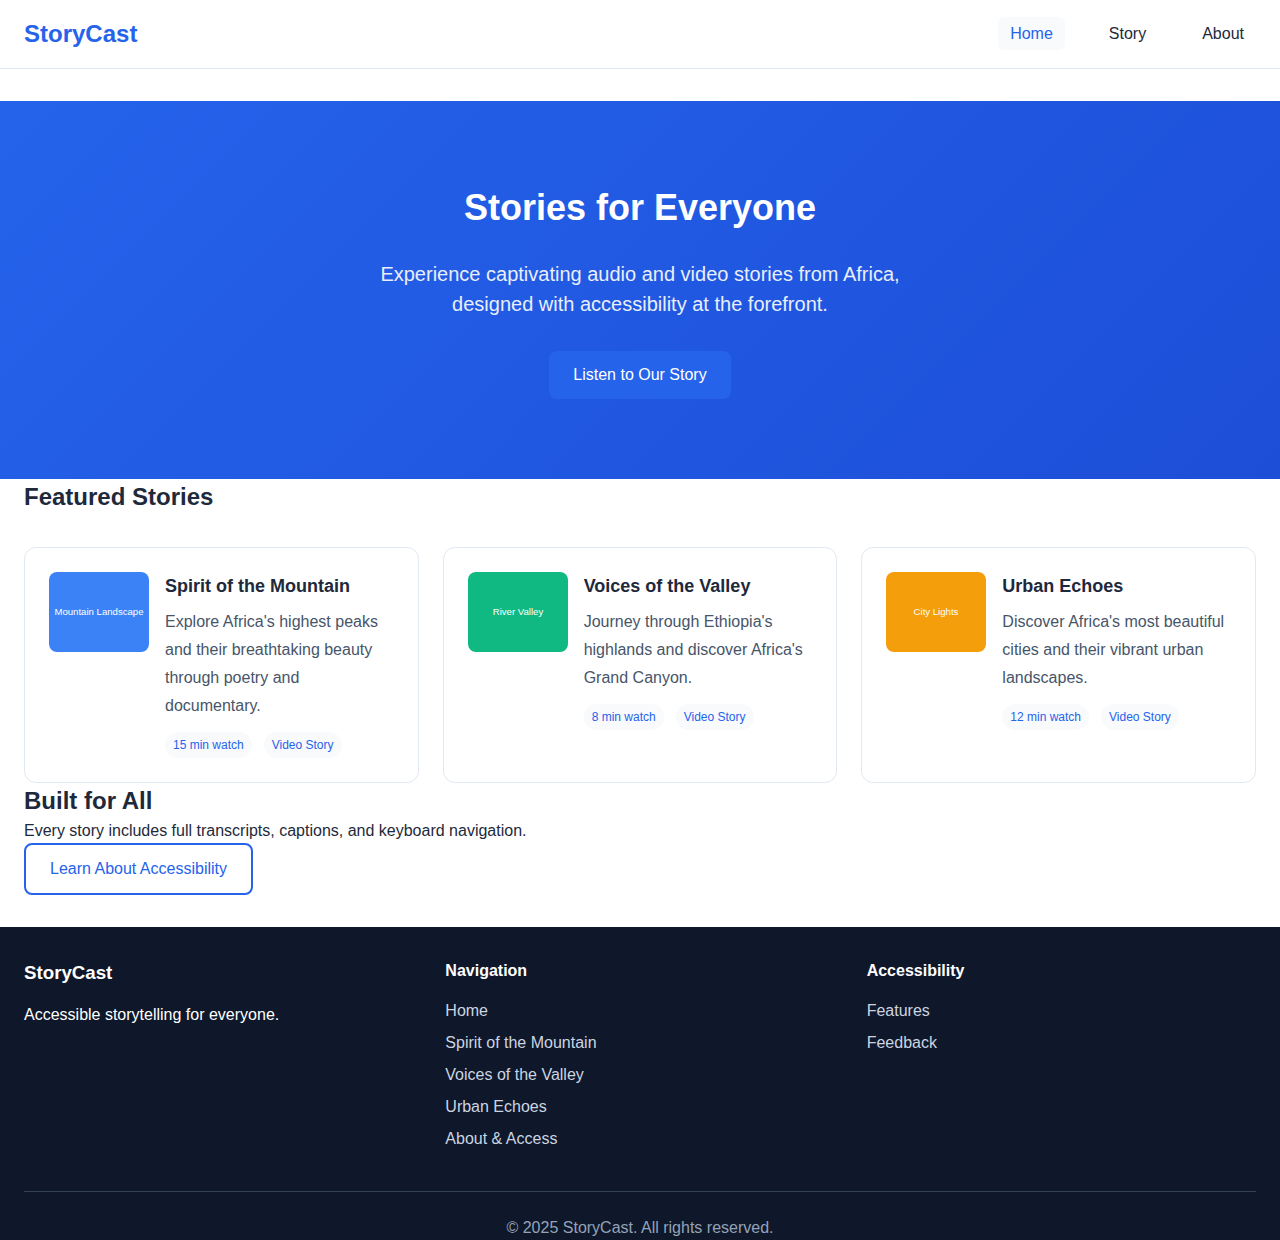
<file: StoryCast2/index.html>
<!DOCTYPE html>
<html lang="en">
<head>
    <meta charset="UTF-8">
    <meta name="viewport" content="width=device-width, initial-scale=1.0">
    <title>StoryCast - Accessible Audio Stories</title>
    <meta name="description" content="Discover accessible audio and video storytelling for everyone">
    <link rel="stylesheet" href="css/main.css">
</head>
<body>
    <a href="#main-content" class="skip-link">Skip to main content</a>
    
    <header class="header" role="banner">
        <div class="container">
            <nav class="nav" role="navigation" aria-label="Main navigation">
                <a href="index.html" class="logo">StoryCast</a>
                <ul class="nav-list">
                    <li><a href="index.html" aria-current="page">Home</a></li>
                    <li><a href="story.html">Story</a></li>
                    <li><a href="about.html">About</a></li>
                </ul>
            </nav>
        </div>
    </header>

    <main id="main-content" role="main">
        <section class="hero" aria-labelledby="hero-heading">
            <div class="container">
                <div class="hero-content">
                    <h1 id="hero-heading">Stories for Everyone</h1>
                    <p class="hero-description">Experience captivating audio and video stories from Africa, designed with accessibility at the forefront.</p>
                    <a href="story.html" class="btn btn-primary">Listen to Our Story</a>
                </div>
            </div>
        </section>

        <section class="featured" aria-labelledby="featured-heading">
            <div class="container">
                <h2 id="featured-heading">Featured Stories</h2>
                <div class="stories-grid">
                    <article class="story-card">
                        <div class="story-card-content">
                            <img src="data:image/svg+xml,%3Csvg xmlns='http://www.w3.org/2000/svg' width='400' height='200' viewBox='0 0 400 200'%3E%3Crect width='400' height='200' fill='%233b82f6'/%3E%3Ctext x='50%25' y='50%25' dominant-baseline='middle' text-anchor='middle' font-family='Arial' font-size='24' fill='white'%3EMountain Landscape%3C/text%3E%3C/svg%3E" 
                                 alt="Majestic mountain landscape at sunrise" 
                                 class="story-image">
                            <div class="story-info">
                                <h3 class="story-title">
                                    <a href="story.html">Spirit of the Mountain</a>
                                </h3>
                                <p class="story-description">Explore Africa's highest peaks and their breathtaking beauty through poetry and documentary.</p>
                                <div class="story-meta">
                                    <span class="duration">15 min watch</span>
                                    <span class="type">Video Story</span>
                                </div>
                            </div>
                        </div>
                    </article>

                    <article class="story-card">
                        <div class="story-card-content">
                            <img src="data:image/svg+xml,%3Csvg xmlns='http://www.w3.org/2000/svg' width='400' height='200' viewBox='0 0 400 200'%3E%3Crect width='400' height='200' fill='%2310b981'/%3E%3Ctext x='50%25' y='50%25' dominant-baseline='middle' text-anchor='middle' font-family='Arial' font-size='24' fill='white'%3ERiver Valley%3C/text%3E%3C/svg%3E" 
                                 alt="Serene river valley with flowing water" 
                                 class="story-image">
                            <div class="story-info">
                                <h3 class="story-title">
                                    <a href="valley.html">Voices of the Valley</a>
                                </h3>
                                <p class="story-description">Journey through Ethiopia's highlands and discover Africa's Grand Canyon.</p>
                                <div class="story-meta">
                                    <span class="duration">8 min watch</span>
                                    <span class="type">Video Story</span>
                                </div>
                            </div>
                        </div>
                    </article>

                    <article class="story-card">
                        <div class="story-card-content">
                            <img src="data:image/svg+xml,%3Csvg xmlns='http://www.w3.org/2000/svg' width='400' height='200' viewBox='0 0 400 200'%3E%3Crect width='400' height='200' fill='%23f59e0b'/%3E%3Ctext x='50%25' y='50%25' dominant-baseline='middle' text-anchor='middle' font-family='Arial' font-size='24' fill='white'%3ECity Lights%3C/text%3E%3C/svg%3E" 
                                 alt="City skyline at night with glowing lights" 
                                 class="story-image">
                            <div class="story-info">
                                <h3 class="story-title">
                                    <a href="urban.html">Urban Echoes</a>
                                </h3>
                                <p class="story-description">Discover Africa's most beautiful cities and their vibrant urban landscapes.</p>
                                <div class="story-meta">
                                    <span class="duration">12 min watch</span>
                                    <span class="type">Video Story</span>
                                </div>
                            </div>
                        </div>
                    </article>
                </div>
            </div>
        </section>

        <section class="accessibility" aria-labelledby="access-heading">
            <div class="container">
                <div class="accessibility-content">
                    <h2 id="access-heading">Built for All</h2>
                    <p>Every story includes full transcripts, captions, and keyboard navigation.</p>
                    <a href="about.html" class="btn btn-secondary">Learn About Accessibility</a>
                </div>
            </div>
        </section>
    </main>

    <footer class="footer" role="contentinfo">
        <div class="container">
            <div class="footer-content">
                <div class="footer-section">
                    <h3>StoryCast</h3>
                    <p>Accessible storytelling for everyone.</p>
                </div>
                <div class="footer-section">
                    <h4>Navigation</h4>
                    <ul>
                        <li><a href="index.html">Home</a></li>
                        <li><a href="story.html">Spirit of the Mountain</a></li>
                        <li><a href="valley.html">Voices of the Valley</a></li>
                        <li><a href="urban.html">Urban Echoes</a></li>
                        <li><a href="about.html">About & Access</a></li>
                    </ul>
                </div>
                <div class="footer-section">
                    <h4>Accessibility</h4>
                    <ul>
                        <li><a href="about.html#features">Features</a></li>
                        <li><a href="about.html#contact">Feedback</a></li>
                    </ul>
                </div>
            </div>
            <div class="footer-bottom">
                <p>&copy; 2025 StoryCast. All rights reserved.</p>
            </div>
        </div>
    </footer>

    <script src="js/script.js"></script>
</body>
</html>
</file>
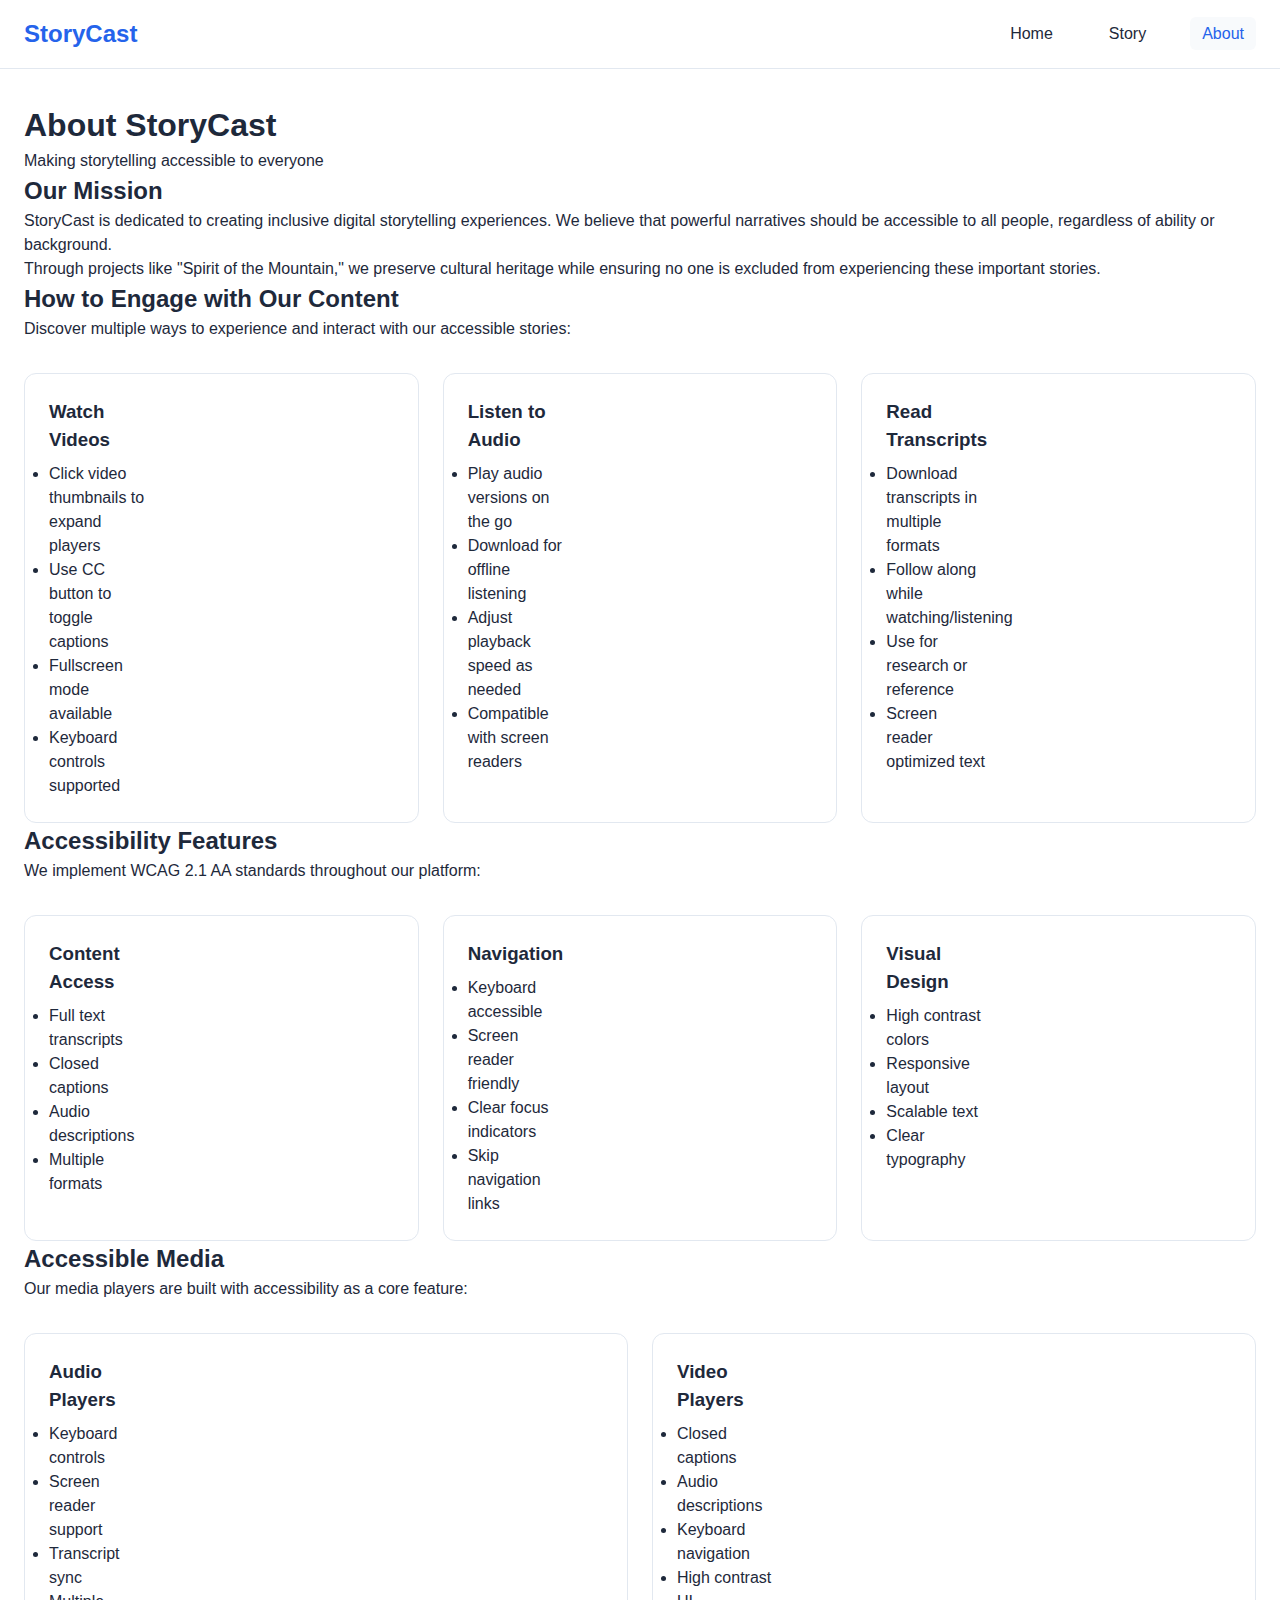
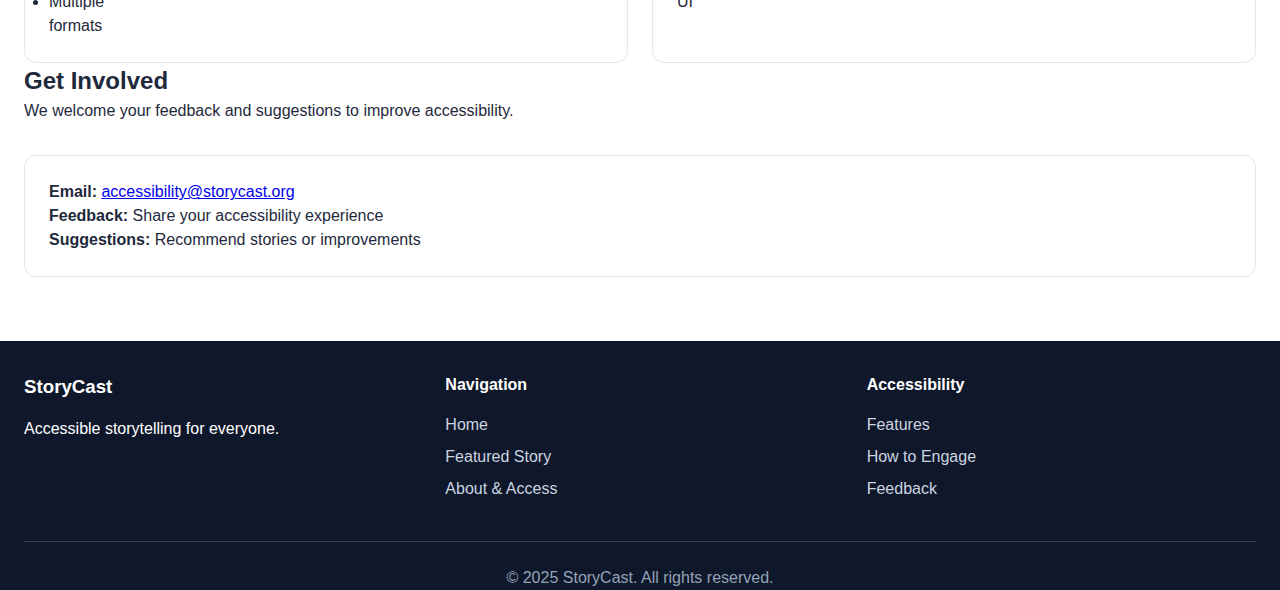
<file: StoryCast2/about.html>
<!DOCTYPE html>
<html lang="en">
<head>
    <meta charset="UTF-8">
    <meta name="viewport" content="width=device-width, initial-scale=1.0">
    <title>About & Accessibility - StoryCast</title>
    <meta name="description" content="Learn about StoryCast's commitment to accessibility and inclusive storytelling">
    <link rel="stylesheet" href="css/main.css">
</head>
<body>
    <a href="#main-content" class="skip-link">Skip to main content</a>
    
    <header class="header" role="banner">
        <div class="container">
            <nav class="nav" role="navigation" aria-label="Main navigation">
                <a href="index.html" class="logo">StoryCast</a>
                <ul class="nav-list">
                    <li><a href="index.html">Home</a></li>
                    <li><a href="story.html">Story</a></li>
                    <li><a href="about.html" aria-current="page">About</a></li>
                </ul>
            </nav>
        </div>
    </header>

    <main id="main-content" role="main">
        <div class="container">
            <article class="about-content">
                <header class="page-header">
                    <h1>About StoryCast</h1>
                    <p class="page-subtitle">Making storytelling accessible to everyone</p>
                </header>

                <section class="mission-section" aria-labelledby="mission-heading">
                    <h2 id="mission-heading">Our Mission</h2>
                    <p>StoryCast is dedicated to creating inclusive digital storytelling experiences. We believe that powerful narratives should be accessible to all people, regardless of ability or background.</p>
                    <p>Through projects like "Spirit of the Mountain," we preserve cultural heritage while ensuring no one is excluded from experiencing these important stories.</p>
                </section>

                <!-- NEW: How to Engage Section -->
                <section class="engagement-section" aria-labelledby="engagement-heading">
                    <h2 id="engagement-heading">How to Engage with Our Content</h2>
                    <p>Discover multiple ways to experience and interact with our accessible stories:</p>
                    
                    <div class="stories-grid">
                        <div class="story-card">
                            <div class="story-card-content">
                                <div class="story-info">
                                    <h3 class="story-title">Watch Videos</h3>
                                    <ul>
                                        <li>Click video thumbnails to expand players</li>
                                        <li>Use CC button to toggle captions</li>
                                        <li>Fullscreen mode available</li>
                                        <li>Keyboard controls supported</li>
                                    </ul>
                                </div>
                            </div>
                        </div>
                        
                        <div class="story-card">
                            <div class="story-card-content">
                                <div class="story-info">
                                    <h3 class="story-title">Listen to Audio</h3>
                                    <ul>
                                        <li>Play audio versions on the go</li>
                                        <li>Download for offline listening</li>
                                        <li>Adjust playback speed as needed</li>
                                        <li>Compatible with screen readers</li>
                                    </ul>
                                </div>
                            </div>
                        </div>
                        
                        <div class="story-card">
                            <div class="story-card-content">
                                <div class="story-info">
                                    <h3 class="story-title">Read Transcripts</h3>
                                    <ul>
                                        <li>Download transcripts in multiple formats</li>
                                        <li>Follow along while watching/listening</li>
                                        <li>Use for research or reference</li>
                                        <li>Screen reader optimized text</li>
                                    </ul>
                                </div>
                            </div>
                        </div>
                    </div>
                </section>

                <section id="features" class="features-section" aria-labelledby="features-heading">
                    <h2 id="features-heading">Accessibility Features</h2>
                    <p>We implement WCAG 2.1 AA standards throughout our platform:</p>
                    
                    <div class="stories-grid">
                        <div class="story-card">
                            <div class="story-card-content">
                                <div class="story-info">
                                    <h3 class="story-title">Content Access</h3>
                                    <ul>
                                        <li>Full text transcripts</li>
                                        <li>Closed captions</li>
                                        <li>Audio descriptions</li>
                                        <li>Multiple formats</li>
                                    </ul>
                                </div>
                            </div>
                        </div>
                        
                        <div class="story-card">
                            <div class="story-card-content">
                                <div class="story-info">
                                    <h3 class="story-title">Navigation</h3>
                                    <ul>
                                        <li>Keyboard accessible</li>
                                        <li>Screen reader friendly</li>
                                        <li>Clear focus indicators</li>
                                        <li>Skip navigation links</li>
                                    </ul>
                                </div>
                            </div>
                        </div>
                        
                        <div class="story-card">
                            <div class="story-card-content">
                                <div class="story-info">
                                    <h3 class="story-title">Visual Design</h3>
                                    <ul>
                                        <li>High contrast colors</li>
                                        <li>Responsive layout</li>
                                        <li>Scalable text</li>
                                        <li>Clear typography</li>
                                    </ul>
                                </div>
                            </div>
                        </div>
                    </div>
                </section>

                <section class="media-section" aria-labelledby="media-heading">
                    <h2 id="media-heading">Accessible Media</h2>
                    <p>Our media players are built with accessibility as a core feature:</p>
                    
                    <div class="stories-grid">
                        <div class="story-card">
                            <div class="story-card-content">
                                <div class="story-info">
                                    <h3 class="story-title">Audio Players</h3>
                                    <ul>
                                        <li>Keyboard controls</li>
                                        <li>Screen reader support</li>
                                        <li>Transcript sync</li>
                                        <li>Multiple formats</li>
                                    </ul>
                                </div>
                            </div>
                        </div>
                        
                        <div class="story-card">
                            <div class="story-card-content">
                                <div class="story-info">
                                    <h3 class="story-title">Video Players</h3>
                                    <ul>
                                        <li>Closed captions</li>
                                        <li>Audio descriptions</li>
                                        <li>Keyboard navigation</li>
                                        <li>High contrast UI</li>
                                    </ul>
                                </div>
                            </div>
                        </div>
                    </div>
                </section>

                <section id="contact" class="contact-section" aria-labelledby="contact-heading">
                    <h2 id="contact-heading">Get Involved</h2>
                    <p>We welcome your feedback and suggestions to improve accessibility.</p>
                    
                    <div class="media-player">
                        <div class="contact-info">
                            <p><strong>Email:</strong> <a href="mailto:accessibility@storycast.org">accessibility@storycast.org</a></p>
                            <p><strong>Feedback:</strong> Share your accessibility experience</p>
                            <p><strong>Suggestions:</strong> Recommend stories or improvements</p>
                        </div>
                    </div>
                </section>
            </article>
        </div>
    </main>

    <footer class="footer" role="contentinfo">
        <div class="container">
            <div class="footer-content">
                <div class="footer-section">
                    <h3>StoryCast</h3>
                    <p>Accessible storytelling for everyone.</p>
                </div>
                <div class="footer-section">
                    <h4>Navigation</h4>
                    <ul>
                        <li><a href="index.html">Home</a></li>
                        <li><a href="story.html">Featured Story</a></li>
                        <li><a href="about.html">About & Access</a></li>
                    </ul>
                </div>
                <div class="footer-section">
                    <h4>Accessibility</h4>
                    <ul>
                        <li><a href="about.html#features">Features</a></li>
                        <li><a href="about.html#engagement-heading">How to Engage</a></li>
                        <li><a href="about.html#contact">Feedback</a></li>
                    </ul>
                </div>
            </div>
            <div class="footer-bottom">
                <p>&copy; 2025 StoryCast. All rights reserved.</p>
            </div>
        </div>
    </footer>

    <script src="js/script.js"></script>
</body>
</html>
</file>
<file: StoryCast2/css/main.css>
.container {
  width: 100%;
  max-width: 1280px;
  margin: 0 auto;
  padding: 0 1.5rem;
}
@media (max-width: 768px) {
  .container {
    padding: 0 1rem;
  }
}

.grid {
  display: grid;
}

.grid-cols-1 {
  grid-template-columns: repeat(1, minmax(0, 1fr));
}

.grid-cols-2 {
  grid-template-columns: repeat(2, minmax(0, 1fr));
}

.grid-cols-3 {
  grid-template-columns: repeat(3, minmax(0, 1fr));
}

.flex {
  display: flex;
}

.flex-col {
  flex-direction: column;
}

.items-center {
  align-items: center;
}

.justify-between {
  justify-content: space-between;
}

.justify-center {
  justify-content: center;
}

.gap-4 {
  gap: 1rem;
}

.gap-6 {
  gap: 1.5rem;
}

.gap-8 {
  gap: 2rem;
}

* {
  margin: 0;
  padding: 0;
  box-sizing: border-box;
}

html {
  scroll-behavior: smooth;
}

body {
  font-family: "Inter", -apple-system, BlinkMacSystemFont, "Segoe UI", sans-serif;
  font-size: 1rem;
  line-height: 1.5;
  color: #1e293b;
  background: #ffffff;
  min-height: 100vh;
  display: flex;
  flex-direction: column;
}

.skip-link {
  position: absolute;
  top: -40px;
  left: 1rem;
  background: #2563eb;
  color: white;
  padding: 0.5rem 1rem;
  text-decoration: none;
  border-radius: 4px;
  z-index: 1000;
  transition: top 0.2s ease;
}
.skip-link:focus {
  top: 1rem;
}

:focus-visible {
  outline: 2px solid #3b82f6;
  outline-offset: 2px;
  border-radius: 2px;
}

.header {
  background: #ffffff;
  border-bottom: 1px solid #e2e8f0;
  position: sticky;
  top: 0;
  z-index: 100;
}

.nav {
  display: flex;
  justify-content: space-between;
  align-items: center;
  padding: 1rem 0;
}

.logo {
  font-size: 1.5rem;
  font-weight: 700;
  color: #2563eb;
  text-decoration: none;
}

.nav-list {
  display: flex;
  list-style: none;
  gap: 2rem;
}
.nav-list a {
  color: #1e293b;
  text-decoration: none;
  font-weight: 500;
  padding: 0.5rem 0.75rem;
  border-radius: 6px;
  transition: all 0.2s ease;
}
.nav-list a:hover, .nav-list a:focus {
  color: #2563eb;
  background: #f8fafc;
}
.nav-list a[aria-current=page] {
  color: #2563eb;
  background: #f8fafc;
}

.btn {
  display: inline-block;
  padding: 0.75rem 1.5rem;
  border-radius: 8px;
  text-decoration: none;
  font-weight: 500;
  transition: all 0.2s ease;
  border: none;
  cursor: pointer;
}
.btn:focus-visible {
  outline: 2px solid #3b82f6;
  outline-offset: 2px;
}

.btn-primary {
  background: #2563eb;
  color: white;
}
.btn-primary:hover, .btn-primary:focus {
  background: #1d4ed8;
  transform: translateY(-1px);
}

.btn-secondary {
  background: transparent;
  color: #2563eb;
  border: 2px solid #2563eb;
}
.btn-secondary:hover, .btn-secondary:focus {
  background: #2563eb;
  color: white;
}

.hero {
  background: linear-gradient(135deg, #2563eb 0%, #1d4ed8 100%);
  color: white;
  padding: 5rem 0;
  text-align: center;
}

.hero-content {
  max-width: 600px;
  margin: 0 auto;
}
.hero-content h1 {
  font-size: 2.25rem;
  margin-bottom: 1.5rem;
  font-weight: 700;
}
.hero-content p {
  font-size: 1.25rem;
  margin-bottom: 2rem;
  opacity: 0.9;
}

.stories-grid {
  display: grid;
  gap: 1.5rem;
  margin-top: 2rem;
  grid-template-columns: repeat(auto-fit, minmax(300px, 1fr));
}

.story-card {
  container: story-card/inline-size;
  background: #ffffff;
  border: 1px solid #e2e8f0;
  border-radius: 12px;
  overflow: hidden;
  transition: all 0.3s ease;
}
.story-card:hover, .story-card:focus-within {
  transform: translateY(-2px);
  box-shadow: 0 4px 12px rgba(0, 0, 0, 0.1);
}

.story-card-content {
  padding: 1.5rem;
}
@container story-card (max-width: 350px) {
  .story-card-content {
    display: flex;
    flex-direction: column;
    gap: 1rem;
  }
}
@container story-card (min-width: 351px) {
  .story-card-content {
    display: grid;
    grid-template-columns: 100px 1fr;
    gap: 1rem;
    align-items: start;
  }
}

.story-image {
  width: 100%;
  height: 80px;
  -o-object-fit: cover;
     object-fit: cover;
  border-radius: 8px;
}

.story-info .story-title {
  margin-bottom: 0.5rem;
}
.story-info .story-title a {
  color: #1e293b;
  text-decoration: none;
  font-size: 1.125rem;
  font-weight: 600;
}
.story-info .story-title a:hover, .story-info .story-title a:focus {
  color: #2563eb;
}
.story-info .story-description {
  color: #475569;
  margin-bottom: 0.75rem;
  line-height: 1.75;
}
.story-info .story-meta {
  display: flex;
  gap: 0.75rem;
  flex-wrap: wrap;
}
.story-info .story-meta span {
  background: #f8fafc;
  padding: 0.25rem 0.5rem;
  border-radius: 20px;
  font-size: 0.75rem;
  font-weight: 500;
  color: #2563eb;
}

.media-player {
  background: #ffffff;
  border: 1px solid #e2e8f0;
  border-radius: 12px;
  padding: 1.5rem;
  margin: 2rem 0;
}

.player-header {
  display: flex;
  justify-content: space-between;
  align-items: center;
  margin-bottom: 1rem;
}
.player-header h3 {
  color: #1e293b;
  font-size: 1.25rem;
}

.download-link {
  color: #2563eb;
  text-decoration: none;
  font-weight: 500;
}
.download-link:hover, .download-link:focus {
  text-decoration: underline;
}

audio {
  width: 100%;
  margin-bottom: 0.75rem;
}

.transcript-section {
  margin: 2rem 0;
}

.transcript-toggle {
  background: #2563eb;
  color: white;
  border: none;
  padding: 0.75rem 1.25rem;
  border-radius: 8px;
  cursor: pointer;
  font-weight: 500;
  margin-bottom: 1rem;
}
.transcript-toggle:hover, .transcript-toggle:focus {
  background: #1d4ed8;
}

.transcript-content {
  background: #f8fafc;
  padding: 1.5rem;
  border-radius: 8px;
  border-left: 4px solid #2563eb;
}

.transcript-text {
  line-height: 1.75;
}
.transcript-text h3 {
  margin-bottom: 1rem;
  color: #1e293b;
}
.transcript-text p {
  margin-bottom: 1rem;
}

.footer {
  background: #0f172a;
  color: white;
  margin-top: auto;
  padding: 2rem 0 0;
}

.footer-content {
  display: grid;
  gap: 2rem;
  margin-bottom: 2rem;
  grid-template-columns: repeat(auto-fit, minmax(250px, 1fr));
}

.footer-section h3, .footer-section h4 {
  margin-bottom: 1rem;
  color: white;
}
.footer-section ul {
  list-style: none;
}
.footer-section li {
  margin-bottom: 0.5rem;
}
.footer-section a {
  color: #cbd5e1;
  text-decoration: none;
}
.footer-section a:hover, .footer-section a:focus {
  color: white;
}

.footer-bottom {
  text-align: center;
  padding-top: 1.5rem;
  border-top: 1px solid #334155;
  color: #94a3b8;
}

main {
  flex: 1;
  padding: 2rem 0;
}

@media (max-width: 768px) {
  .nav-list {
    gap: 1rem;
  }
  .hero {
    padding: 4rem 0;
  }
  .hero h1 {
    font-size: 1.875rem;
  }
  .hero p {
    font-size: 1.125rem;
  }
  .player-header {
    flex-direction: column;
    align-items: flex-start;
    gap: 0.75rem;
  }
}/*# sourceMappingURL=main.css.map */
</file>
